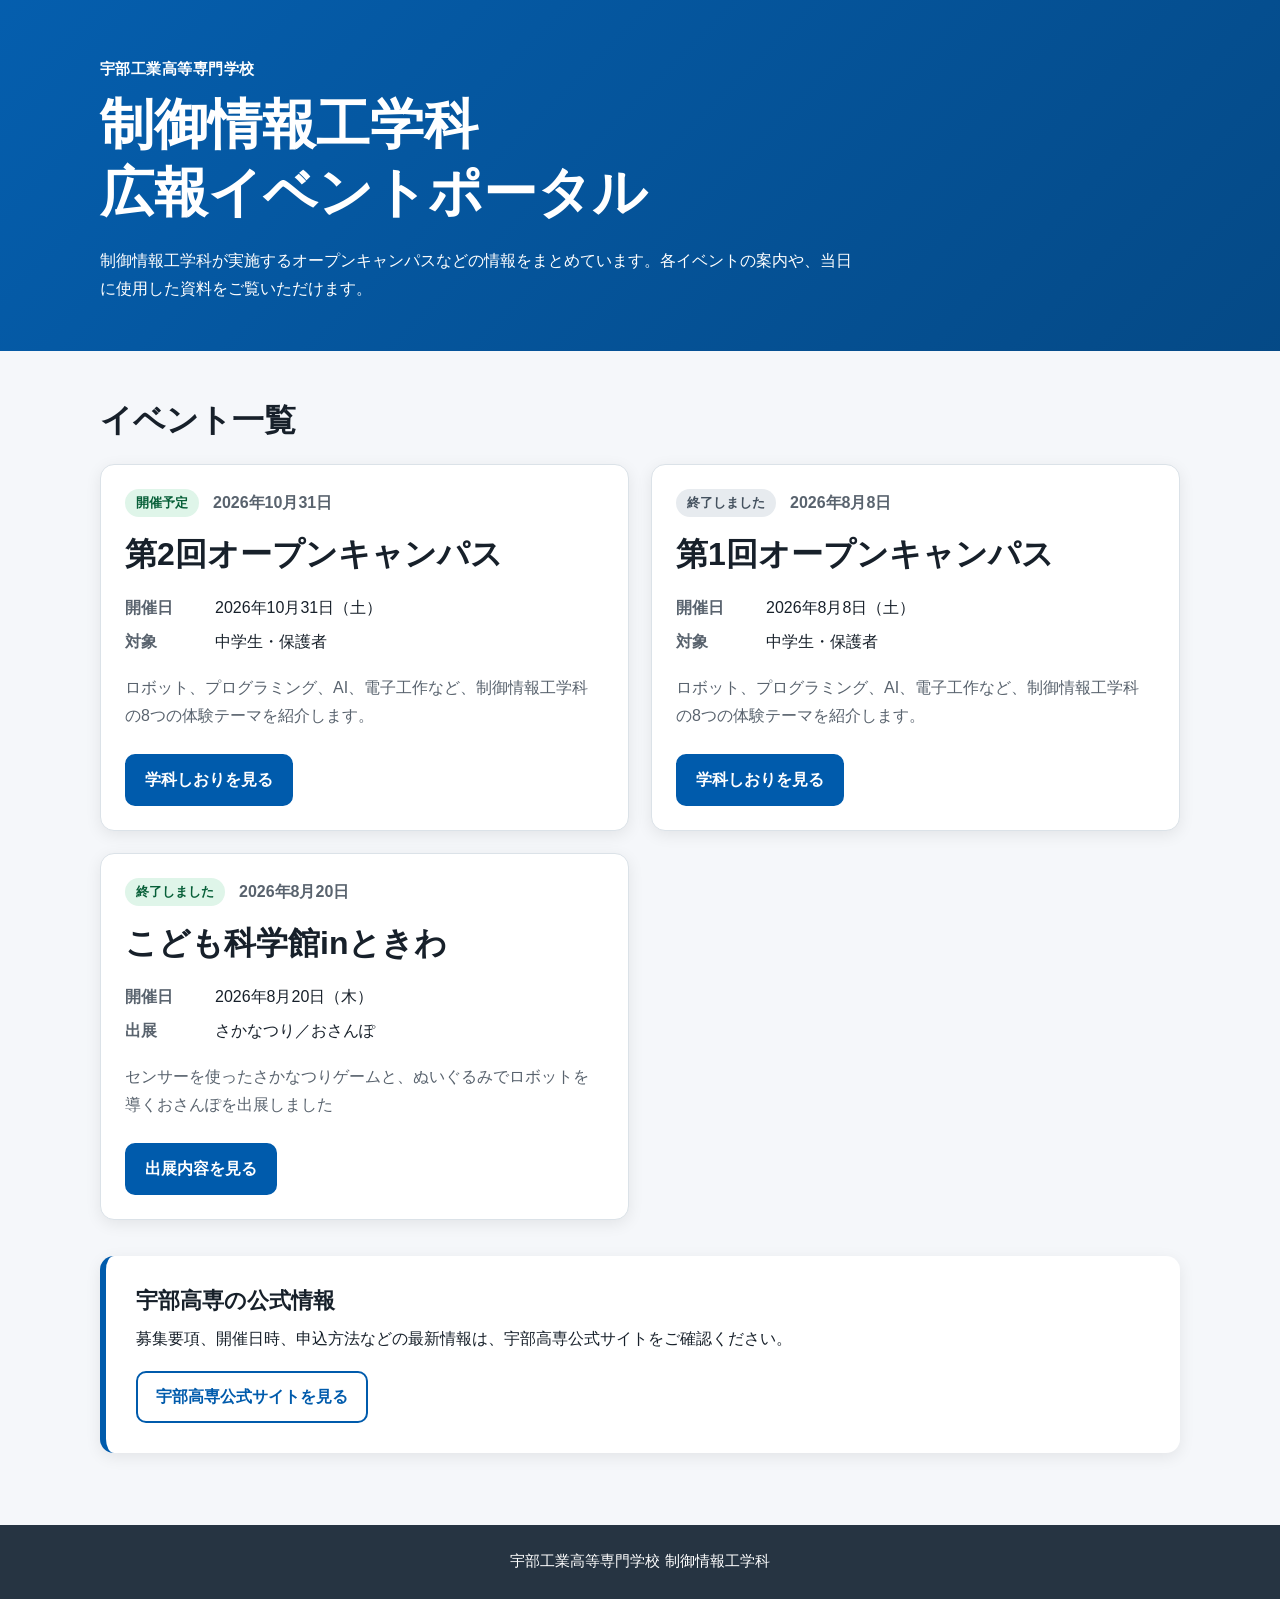
<file: index.html>
<!doctype html>
<html lang="ja">
<head>
  <meta charset="utf-8">
  <meta name="viewport" content="width=device-width, initial-scale=1">
  <meta name="description" content="宇部工業高等専門学校 制御情報工学科の広報イベント情報をまとめたポータルサイト">
  <title>制御情報工学科 広報イベントポータル｜宇部高専</title>
  <link rel="stylesheet" href="2026/style.css">
</head>
<body>
  <header class="site-header portal-header">
    <div class="container">
      <p class="event-name">宇部工業高等専門学校</p>
      <h1>制御情報工学科<br>広報イベントポータル</h1>
      <p class="lead">制御情報工学科が実施するオープンキャンパスなどの情報をまとめています。各イベントの案内や、当日に使用した資料をご覧いただけます。</p>
    </div>
  </header>
  <main class="container portal-main">
    <section aria-labelledby="events-heading">
      <h2 id="events-heading">イベント一覧</h2>
      <div class="event-grid">
        <article class="event-card">
          <div class="event-card-header"><span class="status-badge status-planned">開催予定</span><p class="event-year"><time datetime="2026-10-31">2026年10月31日</time></p></div>
          <h3>第2回オープンキャンパス</h3>
          <dl class="event-meta"><div><dt>開催日</dt><dd><time datetime="2026-10-31">2026年10月31日（土）</time></dd></div><div><dt>対象</dt><dd>中学生・保護者</dd></div></dl>
          <p>ロボット、プログラミング、AI、電子工作など、制御情報工学科の8つの体験テーマを紹介します。</p>
          <a class="button" href="events/2026/open-campus-02/">学科しおりを見る</a>
        </article>
        <article class="event-card">
          <div class="event-card-header">
            <span class="status-badge status-ended">終了しました</span>
            <p class="event-year"><time datetime="2026-08-08">2026年8月8日</time></p>
          </div>
          <h3>第1回オープンキャンパス</h3>
          <dl class="event-meta">
            <div><dt>開催日</dt><dd><time datetime="2026-08-08">2026年8月8日（土）</time></dd></div>
            <div><dt>対象</dt><dd>中学生・保護者</dd></div>
          </dl>
          <p>ロボット、プログラミング、AI、電子工作など、制御情報工学科の8つの体験テーマを紹介します。</p>
          <a class="button" href="2026/">学科しおりを見る</a>
        </article>
        <article class="event-card">
          <div class="event-card-header"><span class="status-badge status-planned">終了しました</span><p class="event-year"><time datetime="2026-08-20">2026年8月20日</time></p></div>
          <h3>こども科学館inときわ</h3>
          <dl class="event-meta"><div><dt>開催日</dt><dd><time datetime="2026-08-20">2026年8月20日（木）</time></dd></div><div><dt>出展</dt><dd>さかなつり／おさんぽ</dd></div></dl>
          <p>センサーを使ったさかなつりゲームと、ぬいぐるみでロボットを導くおさんぽを出展しました</p>
          <a class="button" href="events/2026/kodomo-kagakukan-in-tokiwa/">出展内容を見る</a>
        </article>
      </div>
    </section>
    <section class="notice" aria-labelledby="official-heading">
      <h2 id="official-heading">宇部高専の公式情報</h2>
      <p>募集要項、開催日時、申込方法などの最新情報は、宇部高専公式サイトをご確認ください。</p>
      <a class="button button-secondary" href="https://www.ube-k.ac.jp/" target="_blank" rel="noopener">宇部高専公式サイトを見る</a>
    </section>
  </main>
  <footer class="site-footer"><div class="container"><p>宇部工業高等専門学校 制御情報工学科</p></div></footer>
</body>
</html>
</file>
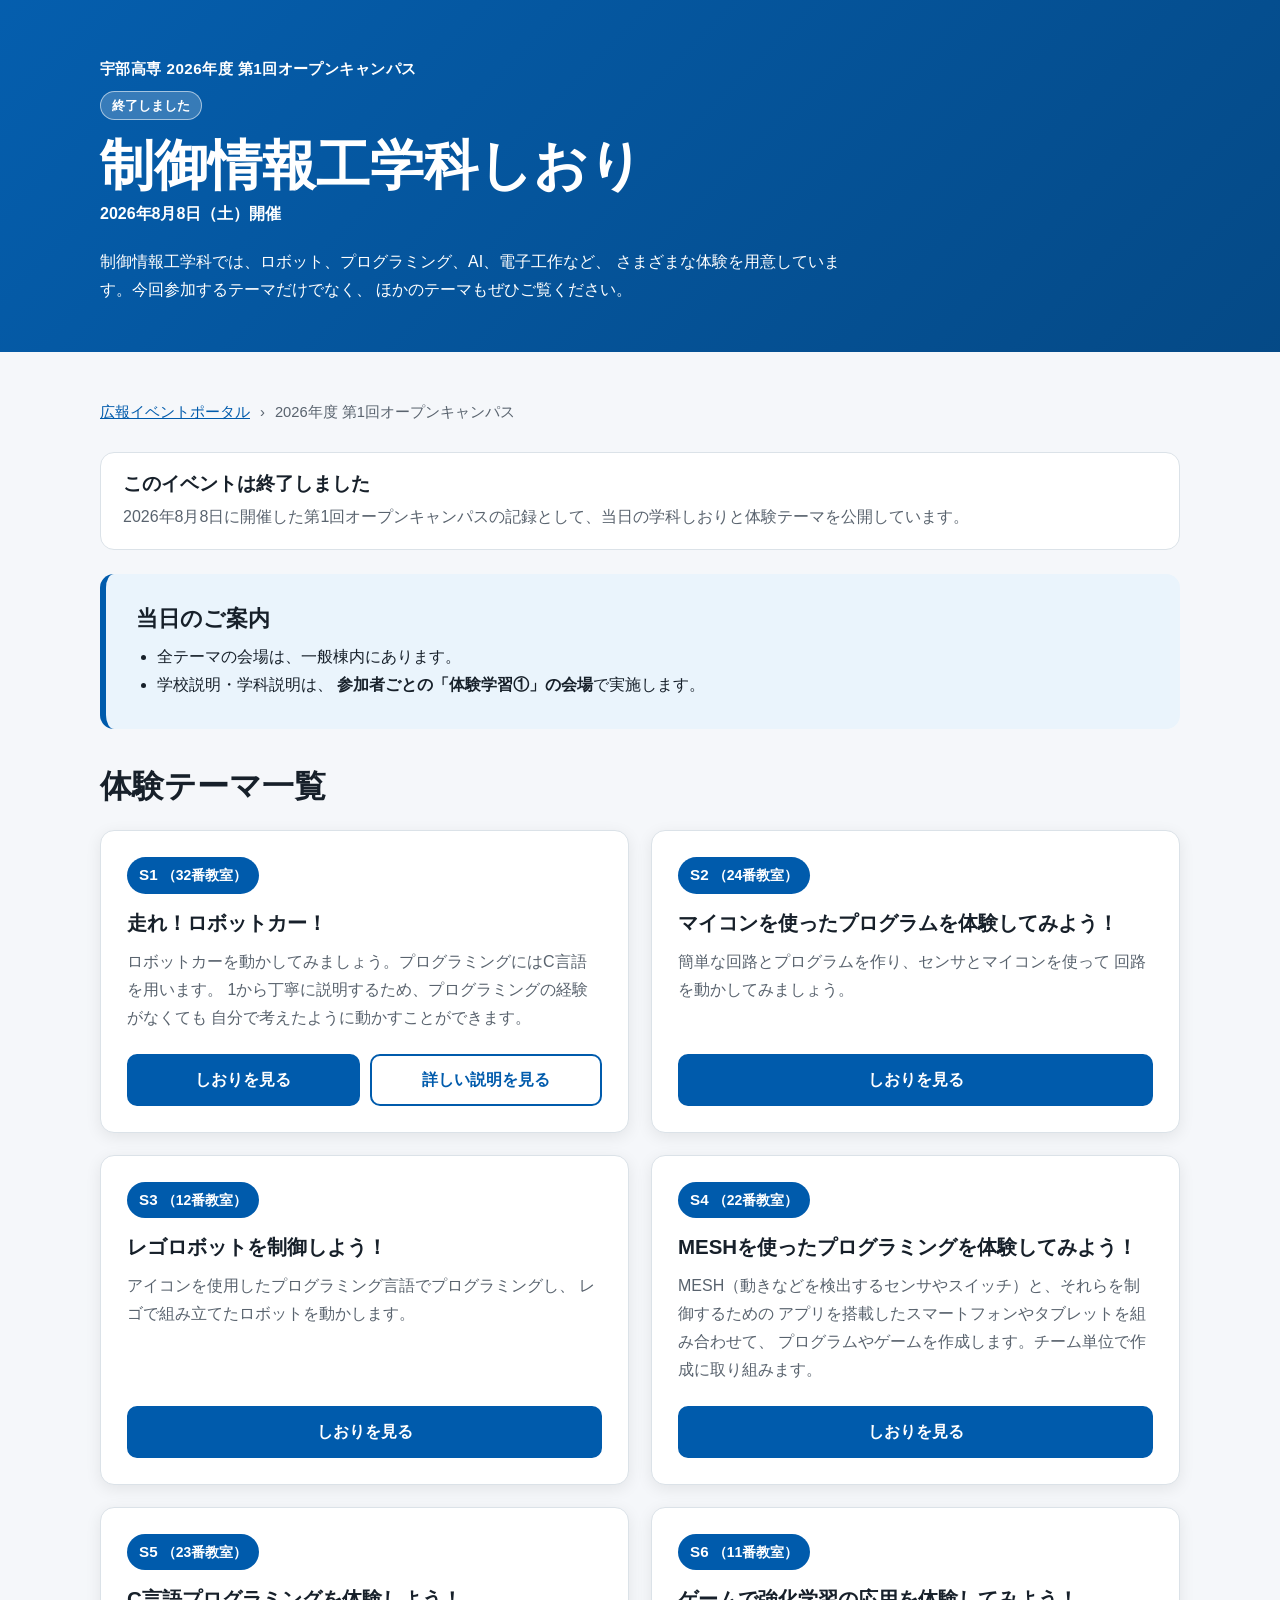
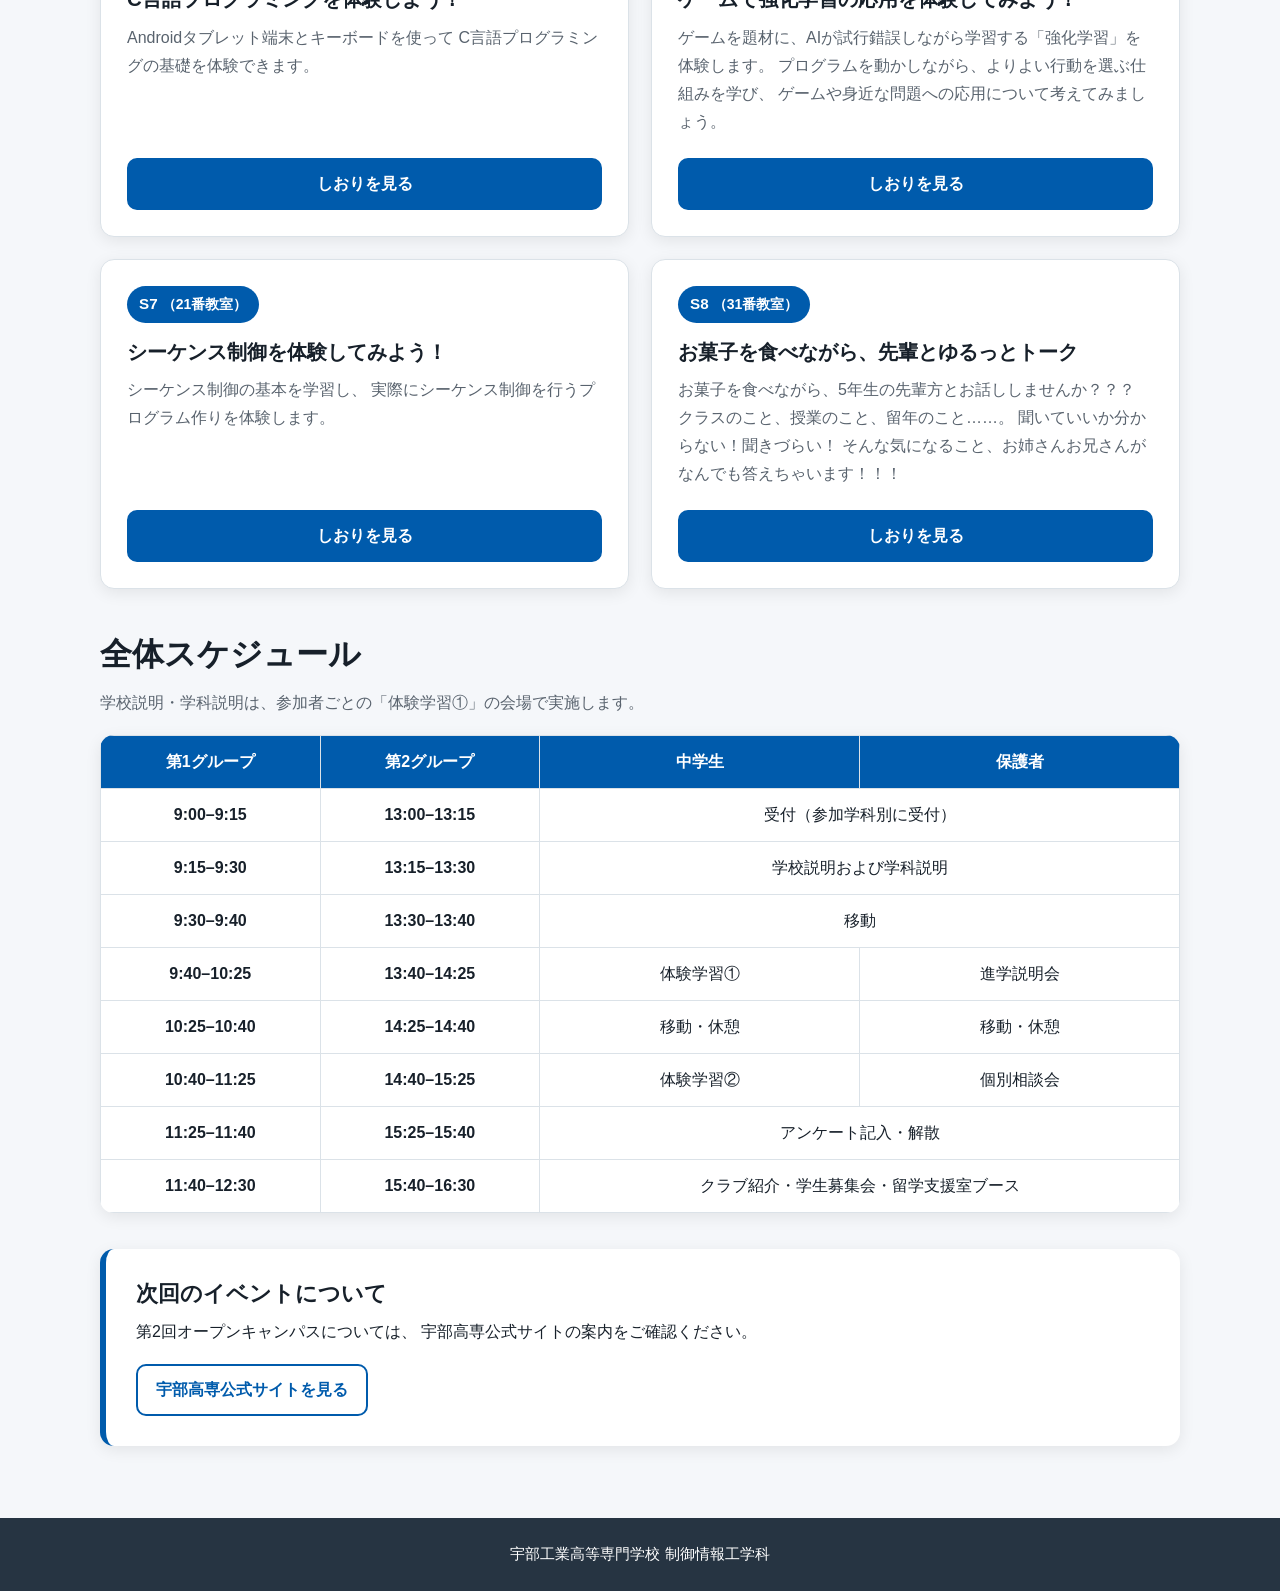
<file: 2026/index.html>
<!doctype html>
<html lang="ja">

<head>
  <meta charset="utf-8">
  <meta name="viewport" content="width=device-width, initial-scale=1">
  <meta name="description" content="宇部高専 2026年度第1回オープンキャンパス 制御情報工学科の体験テーマしおり">
  <title>制御情報工学科しおり｜宇部高専 2026年度第1回オープンキャンパス</title>
  <link rel="stylesheet" href="style.css">
</head>

<body>
  <header class="site-header">
    <div class="container">
      <p class="event-name">宇部高専 2026年度 第1回オープンキャンパス</p>
      <span class="status-badge status-ended status-on-dark">終了しました</span>
      <h1>制御情報工学科しおり</h1>
      <p class="event-date"><time datetime="2026-08-08">2026年8月8日（土）開催</time></p>
      <p class="lead">
        制御情報工学科では、ロボット、プログラミング、AI、電子工作など、
        さまざまな体験を用意しています。今回参加するテーマだけでなく、
        ほかのテーマもぜひご覧ください。
      </p>
    </div>
  </header>

  <main class="container">
    <nav class="breadcrumb" aria-label="パンくずリスト">
      <a href="../">広報イベントポータル</a><span aria-hidden="true">›</span>
      <span aria-current="page">2026年度 第1回オープンキャンパス</span>
    </nav>
    <section class="archive-info" aria-labelledby="archive-heading">
      <h2 id="archive-heading">このイベントは終了しました</h2>
      <p>2026年8月8日に開催した第1回オープンキャンパスの記録として、当日の学科しおりと体験テーマを公開しています。</p>
    </section>
    <section class="important-info" aria-labelledby="important-heading">
      <h2 id="important-heading">当日のご案内</h2>
      <ul>
        <li>全テーマの会場は、一般棟内にあります。</li>
        <li>
          学校説明・学科説明は、
          <strong>参加者ごとの「体験学習①」の会場</strong>で実施します。
        </li>
      </ul>
    </section>

    <section aria-labelledby="theme-heading">
      <h2 id="theme-heading">体験テーマ一覧</h2>

      <div class="theme-grid">
        <article class="theme-card">
          <div class="theme-number">S1 <span class="room">（32番教室）</span></div>
          <h3>走れ！ロボットカー！</h3>
          <p>
            ロボットカーを動かしてみましょう。プログラミングにはC言語を用います。
            1から丁寧に説明するため、プログラミングの経験がなくても
            自分で考えたように動かすことができます。
          </p>
          <div class="button-group">
            <a class="button" href="images/S1.png">しおりを見る</a>
            <a class="button button-outline" href="details/s1.html">詳しい説明を見る</a>
          </div>
        </article>

        <article class="theme-card">
          <div class="theme-number">S2 <span class="room">（24番教室）</span></div>
          <h3>マイコンを使ったプログラムを体験してみよう！</h3>
          <p>
            簡単な回路とプログラムを作り、センサとマイコンを使って
            回路を動かしてみましょう。
          </p>
          <div class="button-group">
            <a class="button" href="images/S2.png">しおりを見る</a>
          </div>
        </article>

        <article class="theme-card">
          <div class="theme-number">S3 <span class="room">（12番教室）</span></div>
          <h3>レゴロボットを制御しよう！</h3>
          <p>
            アイコンを使用したプログラミング言語でプログラミングし、
            レゴで組み立てたロボットを動かします。
          </p>
          <div class="button-group">
            <a class="button" href="images/S3.png">しおりを見る</a>
          </div>
        </article>

        <article class="theme-card">
          <div class="theme-number">S4 <span class="room">（22番教室）</span></div>
          <h3>MESHを使ったプログラミングを体験してみよう！</h3>
          <p>
            MESH（動きなどを検出するセンサやスイッチ）と、それらを制御するための
            アプリを搭載したスマートフォンやタブレットを組み合わせて、
            プログラムやゲームを作成します。チーム単位で作成に取り組みます。
          </p>
          <div class="button-group">
            <a class="button" href="images/S4.png">しおりを見る</a>
          </div>
        </article>

        <article class="theme-card">
          <div class="theme-number">S5 <span class="room">（23番教室）</span></div>
          <h3>C言語プログラミングを体験しよう！</h3>
          <p>
            Androidタブレット端末とキーボードを使って
            C言語プログラミングの基礎を体験できます。
          </p>
          <div class="button-group">
            <a class="button" href="images/S5.png">しおりを見る</a>
          </div>
        </article>

        <article class="theme-card">
          <div class="theme-number">S6 <span class="room">（11番教室）</span></div>
          <h3>ゲームで強化学習の応用を体験してみよう！</h3>
          <p>
            ゲームを題材に、AIが試行錯誤しながら学習する「強化学習」を体験します。
            プログラムを動かしながら、よりよい行動を選ぶ仕組みを学び、
            ゲームや身近な問題への応用について考えてみましょう。
          </p>
          <div class="button-group">
            <a class="button" href="images/S6.png">しおりを見る</a>
          </div>
        </article>

        <article class="theme-card">
          <div class="theme-number">S7 <span class="room">（21番教室）</span></div>
          <h3>シーケンス制御を体験してみよう！</h3>
          <p>
            シーケンス制御の基本を学習し、
            実際にシーケンス制御を行うプログラム作りを体験します。
          </p>
          <div class="button-group">
            <a class="button" href="images/S7.png">しおりを見る</a>
          </div>
        </article>

        <article class="theme-card">
          <div class="theme-number">S8 <span class="room">（31番教室）</span></div>
          <h3>お菓子を食べながら、先輩とゆるっとトーク</h3>
          <p>
            お菓子を食べながら、5年生の先輩方とお話ししませんか？？？
            クラスのこと、授業のこと、留年のこと……。
            聞いていいか分からない！聞きづらい！
            そんな気になること、お姉さんお兄さんがなんでも答えちゃいます！！！
          </p>
          <div class="button-group">
            <a class="button" href="images/S8.png">しおりを見る</a>
          </div>
        </article>
      </div>
    </section>

    <section class="schedule-section" aria-labelledby="schedule-heading">
      <h2 id="schedule-heading">全体スケジュール</h2>
      <p class="schedule-note">
        学校説明・学科説明は、参加者ごとの「体験学習①」の会場で実施します。
      </p>

      <div class="table-scroll" tabindex="0" aria-label="全体スケジュール表。横にスクロールできます">
        <table class="schedule-table">
          <thead>
            <tr>
              <th scope="col">第1グループ</th>
              <th scope="col">第2グループ</th>
              <th scope="col">中学生</th>
              <th scope="col">保護者</th>
            </tr>
          </thead>
          <tbody>
            <tr>
              <td>9:00–9:15</td>
              <td>13:00–13:15</td>
              <td colspan="2">受付（参加学科別に受付）</td>
            </tr>
            <tr>
              <td>9:15–9:30</td>
              <td>13:15–13:30</td>
              <td colspan="2">学校説明および学科説明</td>
            </tr>
            <tr>
              <td>9:30–9:40</td>
              <td>13:30–13:40</td>
              <td colspan="2">移動</td>
            </tr>
            <tr>
              <td>9:40–10:25</td>
              <td>13:40–14:25</td>
              <td>体験学習①</td>
              <td>進学説明会</td>
            </tr>
            <tr>
              <td>10:25–10:40</td>
              <td>14:25–14:40</td>
              <td>移動・休憩</td>
              <td>移動・休憩</td>
            </tr>
            <tr>
              <td>10:40–11:25</td>
              <td>14:40–15:25</td>
              <td>体験学習②</td>
              <td>個別相談会</td>
            </tr>
            <tr>
              <td>11:25–11:40</td>
              <td>15:25–15:40</td>
              <td colspan="2">アンケート記入・解散</td>
            </tr>
            <tr>
              <td>11:40–12:30</td>
              <td>15:40–16:30</td>
              <td colspan="2">クラブ紹介・学生募集会・留学支援室ブース</td>
            </tr>
          </tbody>
        </table>
      </div>
    </section>

    <section class="notice" aria-labelledby="notice-heading">
      <h2 id="notice-heading">次回のイベントについて</h2>
      <p>
        第2回オープンキャンパスについては、
        宇部高専公式サイトの案内をご確認ください。
      </p>
      <a class="button button-secondary" href="https://www.ube-k.ac.jp/" target="_blank" rel="noopener">
        宇部高専公式サイトを見る
      </a>
    </section>
  </main>

  <footer class="site-footer">
    <div class="container">
      <p>宇部工業高等専門学校 制御情報工学科</p>
    </div>
  </footer>
</body>

</html>
</file>
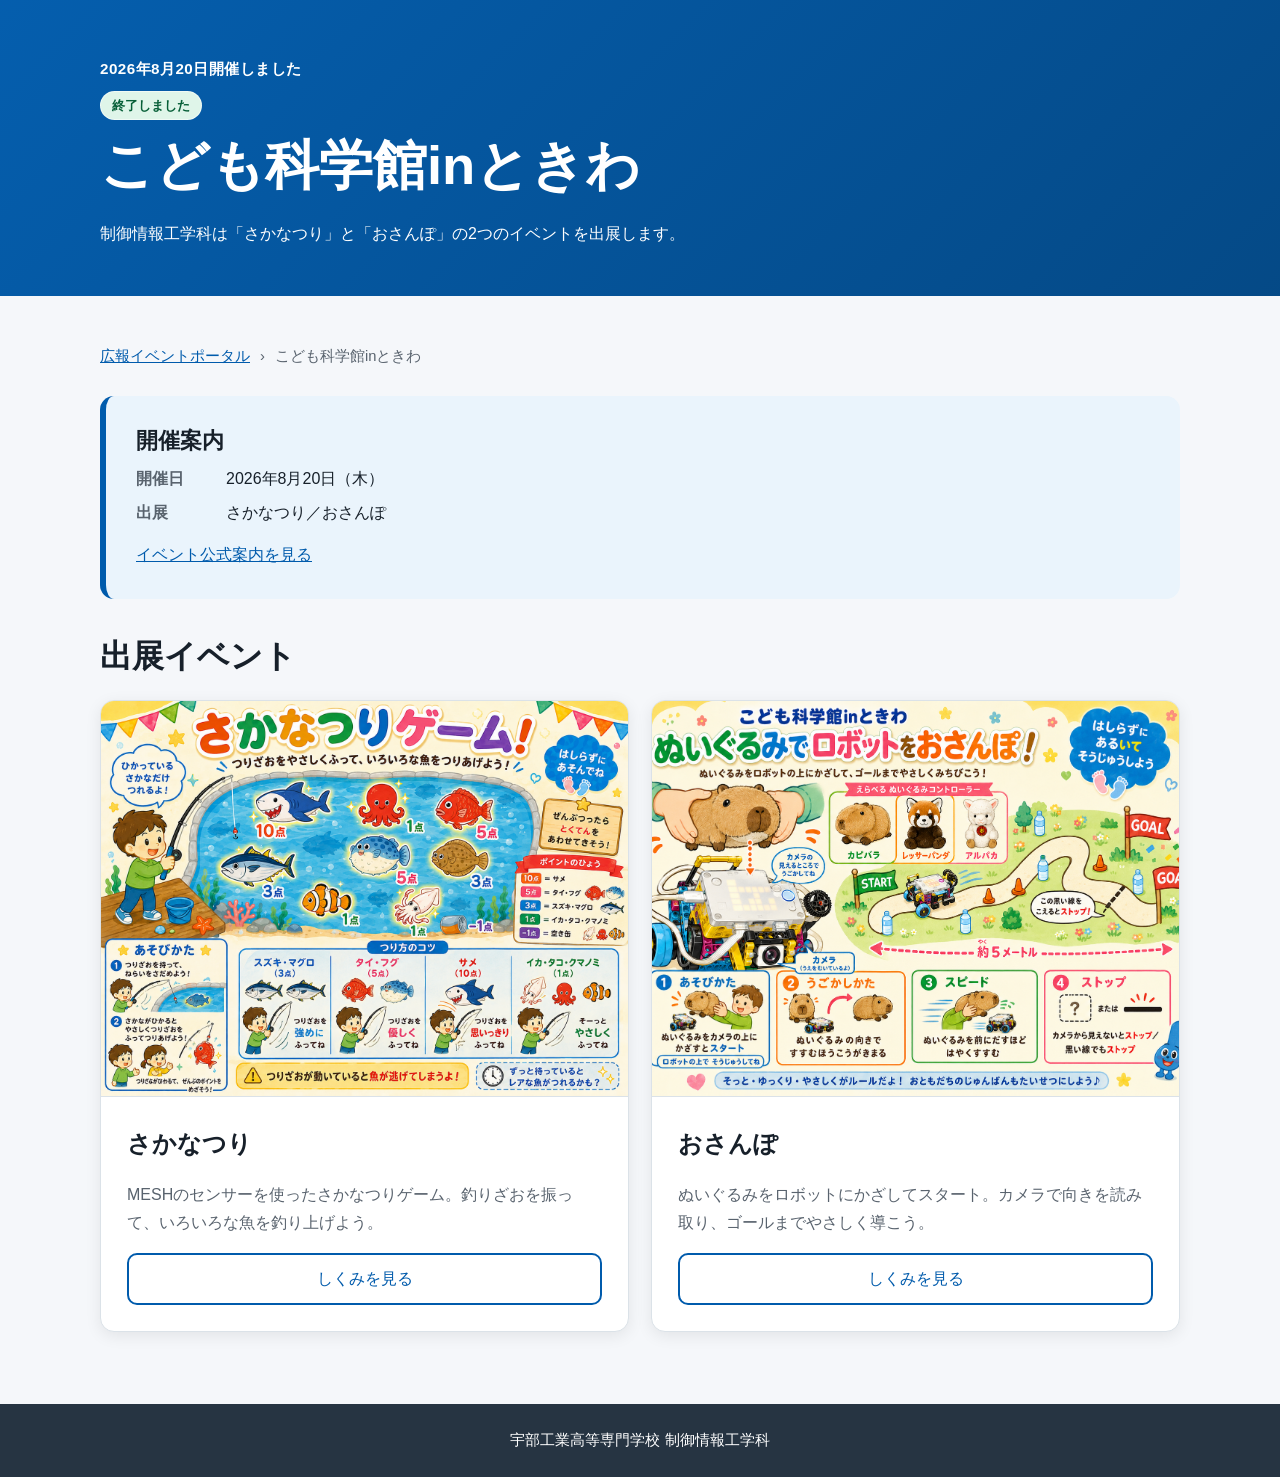
<file: events/2026/kodomo-kagakukan-in-tokiwa/index.html>
<!doctype html>
<html lang="ja">
<head>
  <meta charset="utf-8">
  <meta name="viewport" content="width=device-width, initial-scale=1">
  <meta name="description" content="2026年8月20日 こども科学館inときわ 制御情報工学科の出展案内">
  <title>こども科学館inときわ｜制御情報工学科</title>
  <link rel="stylesheet" href="../../../2026/style.css">
</head>
<body>
  <header class="site-header">
    <div class="container">
      <p class="event-name">2026年8月20日開催しました</p>
      <span class="status-badge status-planned status-on-dark">終了しました</span>
      <h1>こども科学館inときわ</h1>
      <p class="lead">制御情報工学科は「さかなつり」と「おさんぽ」の2つのイベントを出展します。</p>
    </div>
  </header>
  <main class="container">
    <nav class="breadcrumb" aria-label="パンくずリスト">
      <a href="../../../">広報イベントポータル</a><span aria-hidden="true">›</span>
      <span aria-current="page">こども科学館inときわ</span>
    </nav>
    <section class="important-info" aria-labelledby="event-heading">
      <h2 id="event-heading">開催案内</h2>
      <dl class="event-meta">
        <div><dt>開催日</dt><dd><time datetime="2026-08-20">2026年8月20日（木）</time></dd></div>
        <div><dt>出展</dt><dd>さかなつり／おさんぽ</dd></div>
      </dl>
      <p class="event-link"><a href="https://www.tokiwapark.jp/event/in_10.html" target="_blank" rel="noopener">イベント公式案内を見る</a></p>
    </section>
    <section aria-labelledby="booths-heading">
      <h2 id="booths-heading">出展イベント</h2>
      <div class="booth-grid">
        <article class="booth-card">
          <img id="fishing-material" src="images/fishing-kids.png" alt="さかなつりゲームの遊び方と得点を紹介する子ども向け資料">
          <div class="booth-card-body">
            <h3>さかなつり</h3>
            <p>MESHのセンサーを使ったさかなつりゲーム。釣りざおを振って、いろいろな魚を釣り上げよう。</p>
            <div class="button-group">
              <button class="button button-outline booth-image-toggle" type="button"
                aria-controls="fishing-material" aria-pressed="false"
                data-kids-src="images/fishing-kids.png"
                data-kids-alt="さかなつりゲームの遊び方と得点を紹介する子ども向け資料"
                data-guide-src="images/fishing-guide.png"
                data-guide-alt="さかなつりゲームの技術的なしくみを紹介する大人向け資料">しくみを見る</button>
            </div>
          </div>
        </article>
        <article class="booth-card">
          <img id="walking-material" src="images/walking-kids.png" alt="ぬいぐるみでロボットをおさんぽする遊び方を紹介する子ども向け資料">
          <div class="booth-card-body">
            <h3>おさんぽ</h3>
            <p>ぬいぐるみをロボットにかざしてスタート。カメラで向きを読み取り、ゴールまでやさしく導こう。</p>
            <div class="button-group">
              <button class="button button-outline booth-image-toggle" type="button"
                aria-controls="walking-material" aria-pressed="false"
                data-kids-src="images/walking-kids.png"
                data-kids-alt="ぬいぐるみでロボットをおさんぽする遊び方を紹介する子ども向け資料"
                data-guide-src="images/walking-guide.png"
                data-guide-alt="ぬいぐるみロボットの技術的なしくみを紹介する大人向け資料">しくみを見る</button>
            </div>
          </div>
        </article>
      </div>
    </section>
  </main>
  <footer class="site-footer"><div class="container"><p>宇部工業高等専門学校 制御情報工学科</p></div></footer>
  <script src="material-toggle.js"></script>
</body>
</html>
</file>
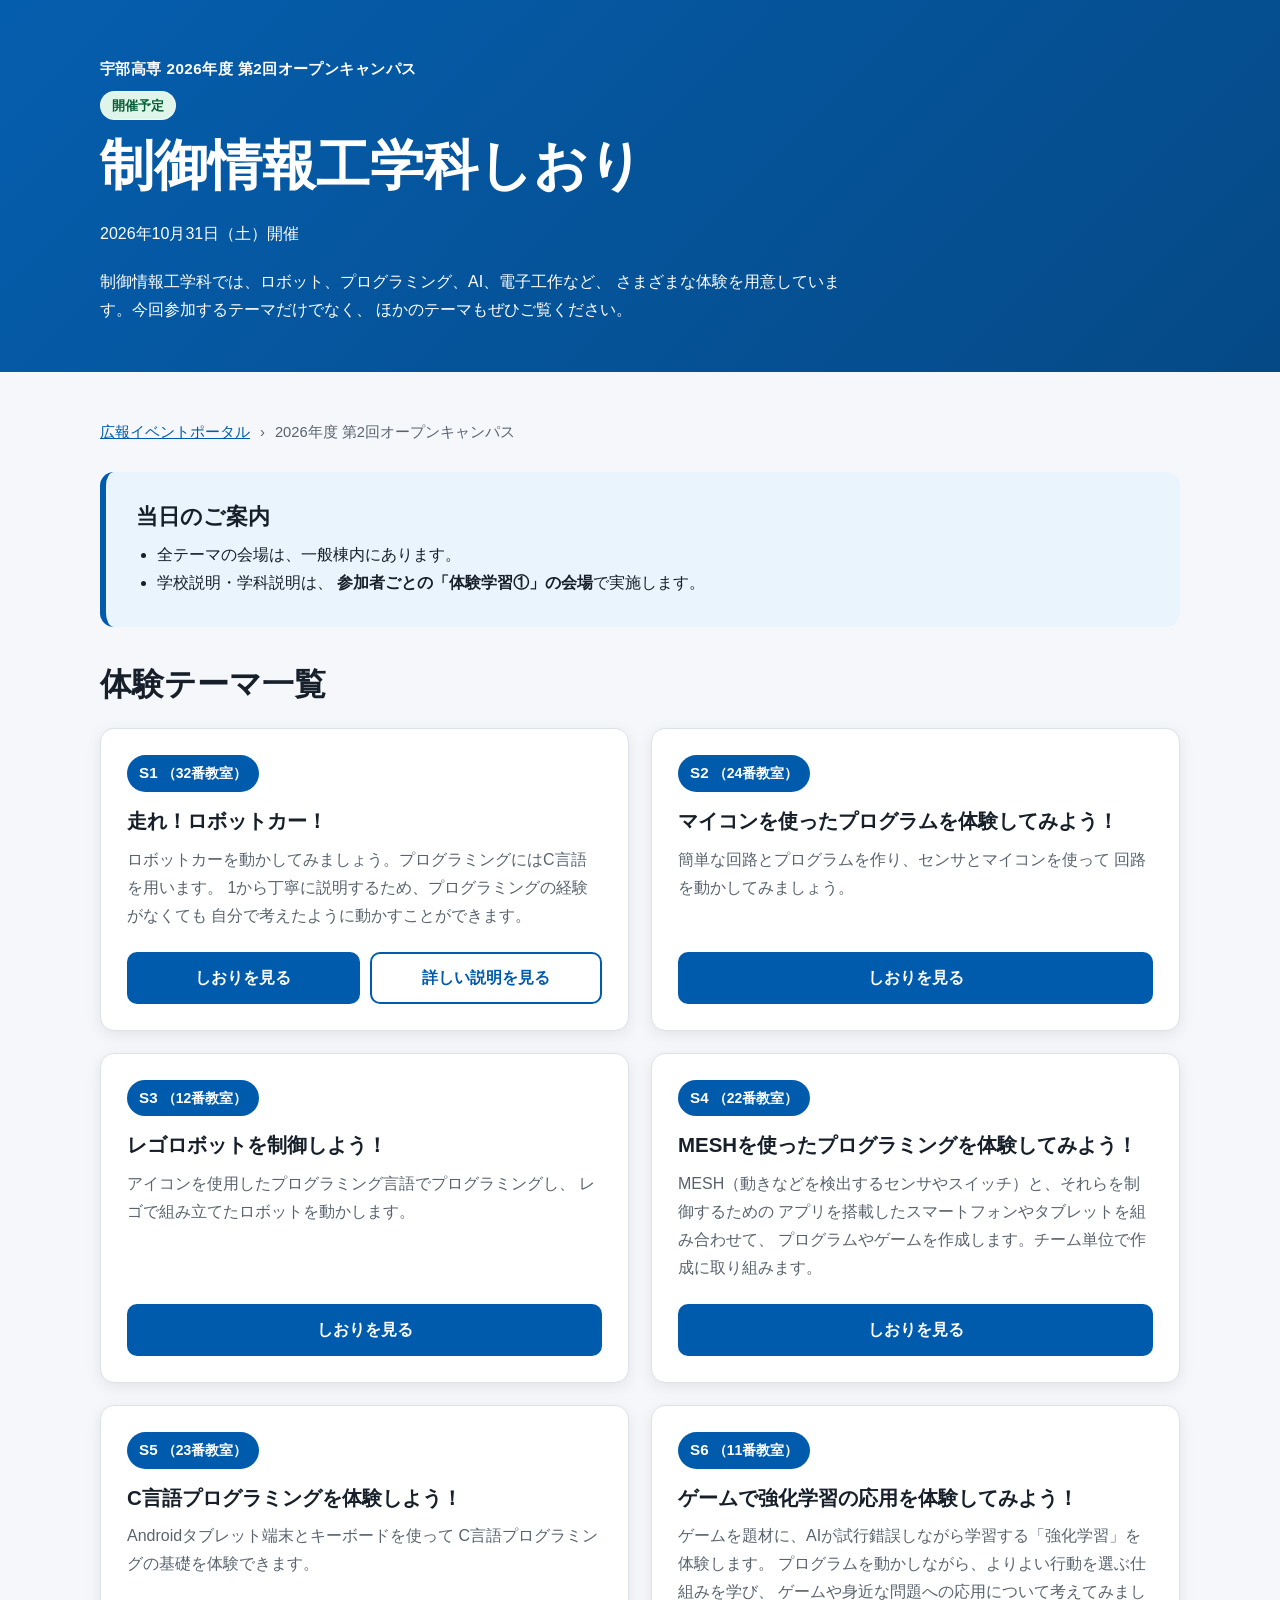
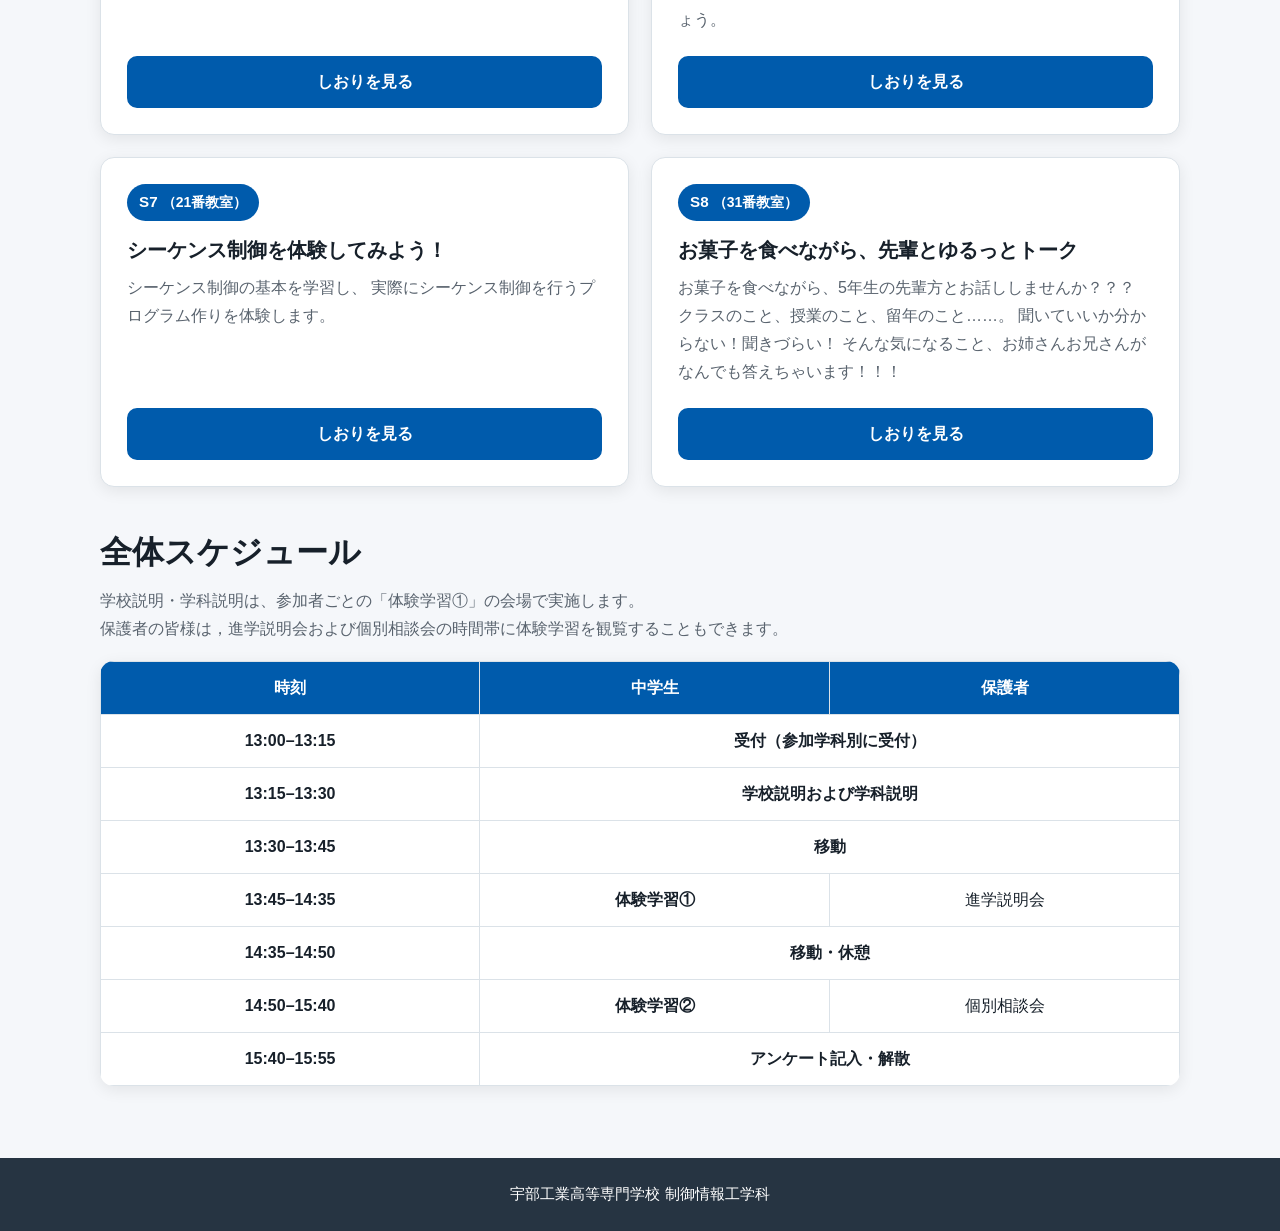
<file: events/2026/open-campus-02/index.html>
<!doctype html>
<html lang="ja">
<head>
  <meta charset="utf-8">
  <meta name="viewport" content="width=device-width, initial-scale=1">
  <meta name="description" content="宇部高専 2026年度第2回オープンキャンパス 制御情報工学科の体験テーマしおり">
  <title>制御情報工学科しおり｜宇部高専 2026年度第2回オープンキャンパス</title>
  <link rel="stylesheet" href="../../../2026/style.css">
</head>
<body>
  <header class="site-header">
    <div class="container">
      <p class="event-name">宇部高専 2026年度 第2回オープンキャンパス</p>
      <span class="status-badge status-planned status-on-dark">開催予定</span>
      <h1>制御情報工学科しおり</h1>
      <p class="lead"><time datetime="2026-10-31">2026年10月31日（土）</time>開催</p>
      <p class="lead">
        制御情報工学科では、ロボット、プログラミング、AI、電子工作など、
        さまざまな体験を用意しています。今回参加するテーマだけでなく、
        ほかのテーマもぜひご覧ください。
      </p>
    </div>
  </header>
  
  <main class="container">
    <nav class="breadcrumb" aria-label="パンくずリスト">
      <a href="../../../">広報イベントポータル</a><span aria-hidden="true">›</span>
      <span aria-current="page">2026年度 第2回オープンキャンパス</span>
    </nav>

    <section class="important-info" aria-labelledby="important-heading">
      <h2 id="important-heading">当日のご案内</h2>
      <ul>
        <li>全テーマの会場は、一般棟内にあります。</li>
        <li>
          学校説明・学科説明は、
          <strong>参加者ごとの「体験学習①」の会場</strong>で実施します。
        </li>
      </ul>
    </section>
    
    <section aria-labelledby="theme-heading">
      <h2 id="theme-heading">体験テーマ一覧</h2>

      <div class="theme-grid">
        <article class="theme-card">
          <div class="theme-number">S1 <span class="room">（32番教室）</span></div>
          <h3>走れ！ロボットカー！</h3>
          <p>
            ロボットカーを動かしてみましょう。プログラミングにはC言語を用います。
            1から丁寧に説明するため、プログラミングの経験がなくても
            自分で考えたように動かすことができます。
          </p>
          <div class="button-group">
            <a class="button" href="images/S1.png">しおりを見る</a>
            <a class="button button-outline" href="details/s1.html">詳しい説明を見る</a>
          </div>
        </article>

        <article class="theme-card">
          <div class="theme-number">S2 <span class="room">（24番教室）</span></div>
          <h3>マイコンを使ったプログラムを体験してみよう！</h3>
          <p>
            簡単な回路とプログラムを作り、センサとマイコンを使って
            回路を動かしてみましょう。
          </p>
          <div class="button-group">
            <a class="button" href="images/S2.png">しおりを見る</a>
          </div>
        </article>

        <article class="theme-card">
          <div class="theme-number">S3 <span class="room">（12番教室）</span></div>
          <h3>レゴロボットを制御しよう！</h3>
          <p>
            アイコンを使用したプログラミング言語でプログラミングし、
            レゴで組み立てたロボットを動かします。
          </p>
          <div class="button-group">
            <a class="button" href="images/S3.png">しおりを見る</a>
          </div>
        </article>

        <article class="theme-card">
          <div class="theme-number">S4 <span class="room">（22番教室）</span></div>
          <h3>MESHを使ったプログラミングを体験してみよう！</h3>
          <p>
            MESH（動きなどを検出するセンサやスイッチ）と、それらを制御するための
            アプリを搭載したスマートフォンやタブレットを組み合わせて、
            プログラムやゲームを作成します。チーム単位で作成に取り組みます。
          </p>
          <div class="button-group">
            <a class="button" href="images/S4.png">しおりを見る</a>
          </div>
        </article>

        <article class="theme-card">
          <div class="theme-number">S5 <span class="room">（23番教室）</span></div>
          <h3>C言語プログラミングを体験しよう！</h3>
          <p>
            Androidタブレット端末とキーボードを使って
            C言語プログラミングの基礎を体験できます。
          </p>
          <div class="button-group">
            <a class="button" href="images/S5.png">しおりを見る</a>
          </div>
        </article>

        <article class="theme-card">
          <div class="theme-number">S6 <span class="room">（11番教室）</span></div>
          <h3>ゲームで強化学習の応用を体験してみよう！</h3>
          <p>
            ゲームを題材に、AIが試行錯誤しながら学習する「強化学習」を体験します。
            プログラムを動かしながら、よりよい行動を選ぶ仕組みを学び、
            ゲームや身近な問題への応用について考えてみましょう。
          </p>
          <div class="button-group">
            <a class="button" href="images/S6.png">しおりを見る</a>
          </div>
        </article>

        <article class="theme-card">
          <div class="theme-number">S7 <span class="room">（21番教室）</span></div>
          <h3>シーケンス制御を体験してみよう！</h3>
          <p>
            シーケンス制御の基本を学習し、
            実際にシーケンス制御を行うプログラム作りを体験します。
          </p>
          <div class="button-group">
            <a class="button" href="images/S7.png">しおりを見る</a>
          </div>
        </article>

        <article class="theme-card">
          <div class="theme-number">S8 <span class="room">（31番教室）</span></div>
          <h3>お菓子を食べながら、先輩とゆるっとトーク</h3>
          <p>
            お菓子を食べながら、5年生の先輩方とお話ししませんか？？？
            クラスのこと、授業のこと、留年のこと……。
            聞いていいか分からない！聞きづらい！
            そんな気になること、お姉さんお兄さんがなんでも答えちゃいます！！！
          </p>
          <div class="button-group">
            <a class="button" href="images/S8.png">しおりを見る</a>
          </div>
        </article>
      </div>
    </section>

    <section class="schedule-section" aria-labelledby="schedule-heading">
      <h2 id="schedule-heading">全体スケジュール</h2>
      <p class="schedule-note">
        学校説明・学科説明は、参加者ごとの「体験学習①」の会場で実施します。
        <br>
        保護者の皆様は，進学説明会および個別相談会の時間帯に体験学習を観覧することもできます。
      </p>
      
      <div class="table-scroll" tabindex="0" aria-label="全体スケジュール表。横にスクロールできます">
        <table class="schedule-table">
          <thead>
            <tr>
              <th scope="col">時刻</th>
              <th scope="col">中学生</th>
              <th scope="col">保護者</th>
            </tr>
          </thead>
          <tbody>
            <tr>
              <td>13:00–13:15</td>
              <td colspan="2">受付（参加学科別に受付）</td>
            </tr>
            <tr>
              <td>13:15–13:30</td>
              <td colspan="2">学校説明および学科説明</td>
            </tr>
            <tr>
              <td>13:30–13:45</td>
              <td colspan="2">移動</td>
            </tr>
            <tr>
              <td>13:45–14:35</td>
              <td>体験学習①</td>
              <td>進学説明会</td>
            </tr>
            <tr>
              <td>14:35–14:50</td>
              <td colspan="2">移動・休憩</td>
            </tr>
            <tr>
              <td>14:50–15:40</td>
              <td>体験学習②</td>
              <td>個別相談会</td>
            </tr>
            <tr>
              <td>15:40–15:55</td>
              <td colspan="2">アンケート記入・解散</td>
            </tr>
          </tbody>
        </table>
      </div>
    </section>
  </main>
  <footer class="site-footer"><div class="container"><p>宇部工業高等専門学校 制御情報工学科</p></div></footer>
</body>
</html>
</file>
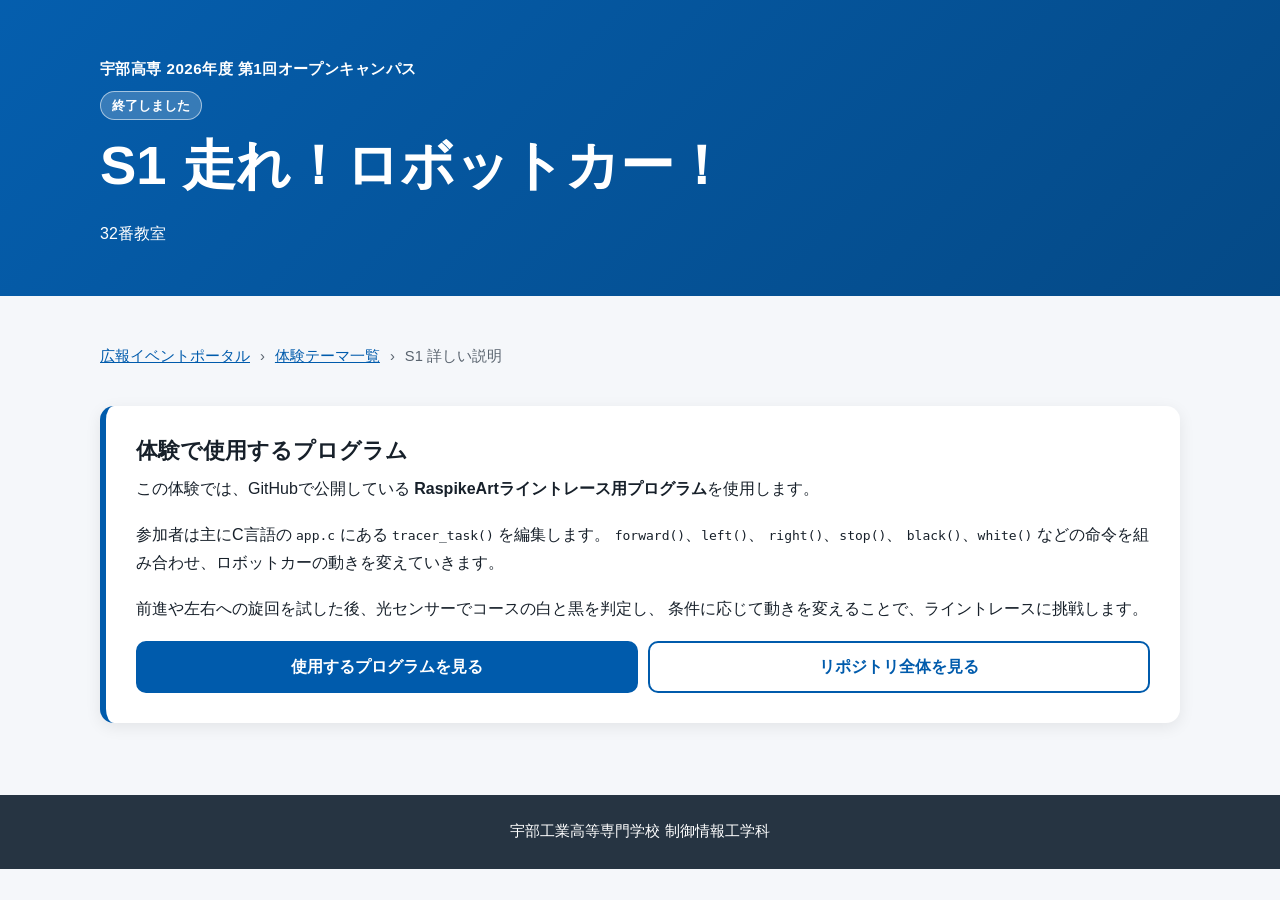
<file: 2026/details/s1.html>
<!doctype html>
<html lang="ja">
<head>
  <meta charset="utf-8">
  <meta name="viewport" content="width=device-width, initial-scale=1">
  <meta name="description" content="S1 走れ！ロボットカー！で使用するプログラムの紹介">
  <title>S1 走れ！ロボットカー！｜詳しい説明</title>
  <link rel="stylesheet" href="../style.css">
</head>

<body>
  <header class="site-header">
    <div class="container">
      <p class="event-name">宇部高専 2026年度 第1回オープンキャンパス</p>
      <span class="status-badge status-ended status-on-dark">終了しました</span>
      <h1>S1 走れ！ロボットカー！</h1>
      <p class="lead">32番教室</p>
    </div>
  </header>

  <main class="container">
    <nav class="breadcrumb" aria-label="パンくずリスト">
      <a href="../../">広報イベントポータル</a><span aria-hidden="true">›</span>
      <a href="../">体験テーマ一覧</a><span aria-hidden="true">›</span>
      <span aria-current="page">S1 詳しい説明</span>
    </nav>

    <section class="notice" aria-labelledby="program-heading">
      <h2 id="program-heading">体験で使用するプログラム</h2>

      <p>
        この体験では、GitHubで公開している
        <strong>RaspikeArtライントレース用プログラム</strong>を使用します。
      </p>

      <p>
        参加者は主にC言語の
        <code>app.c</code> にある
        <code>tracer_task()</code> を編集します。
        <code>forward()</code>、<code>left()</code>、
        <code>right()</code>、<code>stop()</code>、
        <code>black()</code>、<code>white()</code>
        などの命令を組み合わせ、ロボットカーの動きを変えていきます。
      </p>

      <p>
        前進や左右への旋回を試した後、光センサーでコースの白と黒を判定し、
        条件に応じて動きを変えることで、ライントレースに挑戦します。
      </p>

      <div class="button-group">
        <a
          class="button"
          href="https://github.com/ise-nituc/raspike-spike-demo/tree/main/robot/ocan2026"
          target="_blank"
          rel="noopener"
        >
          使用するプログラムを見る
        </a>

        <a
          class="button button-outline"
          href="https://github.com/ise-nituc/raspike-spike-demo"
          target="_blank"
          rel="noopener"
        >
          リポジトリ全体を見る
        </a>
      </div>
    </section>
  </main>

  <footer class="site-footer">
    <div class="container">
      <p>宇部工業高等専門学校 制御情報工学科</p>
    </div>
  </footer>
</body>
</html>
</file>
<file: 2026/style.css>
/* ===== 基本設定 ===== */
:root {
  --page-bg: #f5f7fa;
  --card-bg: #ffffff;
  --text: #17202a;
  --muted: #59636e;
  --primary: #005bac;
  --primary-dark: #004684;
  --accent-bg: #eaf4fc;
  --border: #dbe2e8;
  --shadow: 0 4px 16px rgba(0, 0, 0, 0.08);
  --radius: 14px;
  --max-width: 1080px;
}

* {
  box-sizing: border-box;
}

html {
  scroll-behavior: smooth;
}

body {
  margin: 0;
  color: var(--text);
  background: var(--page-bg);
  font-family:
    -apple-system,
    BlinkMacSystemFont,
    "Segoe UI",
    "Hiragino Kaku Gothic ProN",
    "Yu Gothic",
    "Meiryo",
    sans-serif;
  line-height: 1.75;
  overflow-wrap: anywhere;
}

img {
  max-width: 100%;
  height: auto;
}

a {
  color: var(--primary);
}

.container {
  width: min(calc(100% - 32px), var(--max-width));
  margin-inline: auto;
}

/* ===== ヘッダー ===== */
.site-header {
  padding: 40px 0 34px;
  color: #ffffff;
  background: linear-gradient(135deg, rgba(0, 91, 172, 0.98), rgba(0, 70, 132, 0.98));
}

.event-name {
  margin: 0 0 8px;
  font-size: 0.95rem;
  font-weight: 700;
  letter-spacing: 0.03em;
}

.site-header h1 {
  margin: 0;
  font-size: clamp(2rem, 7vw, 3.4rem);
  line-height: 1.25;
}

.lead {
  max-width: 760px;
  margin: 20px 0 0;
  font-size: 1rem;
}

/* ===== メイン ===== */
main {
  padding-block: 36px 56px;
}

main h2 {
  margin: 0 0 22px;
  font-size: clamp(1.45rem, 5vw, 2rem);
  line-height: 1.35;
}

/* ===== 重要案内 ===== */
.important-info {
  margin-bottom: 36px;
  padding: 22px;
  background: var(--accent-bg);
  border-left: 6px solid var(--primary);
  border-radius: var(--radius);
}

.important-info h2 {
  margin-bottom: 10px;
  font-size: 1.35rem;
}

.important-info ul {
  margin: 0;
  padding-left: 1.3em;
}

/* ===== テーマカード ===== */
.theme-grid {
  display: grid;
  grid-template-columns: 1fr;
  gap: 18px;
}

.theme-card {
  display: flex;
  flex-direction: column;
  padding: 22px;
  background: var(--card-bg);
  border: 1px solid var(--border);
  border-radius: var(--radius);
  box-shadow: var(--shadow);
}

.theme-card h3 {
  margin: 14px 0 10px;
  font-size: 1.28rem;
  line-height: 1.45;
}

.theme-number {
  align-self: flex-start;
  padding: 5px 12px;
  color: #ffffff;
  background: var(--primary);
  border-radius: 999px;
  font-size: 0.95rem;
  font-weight: 800;
  text-align: center;
}

.theme-number .room {
  color: #ffffff;
  font-size: 0.92em;
  font-weight: 600;
  white-space: nowrap;
}

.theme-card p {
  margin: 0 0 22px;
  color: var(--muted);
}

.button-group {
  display: grid;
  gap: 10px;
  margin-top: auto;
}

/* ===== ボタン ===== */
.button {
  display: inline-flex;
  justify-content: center;
  align-items: center;
  min-height: 48px;
  padding: 10px 18px;
  color: #ffffff;
  background: var(--primary);
  border: 2px solid var(--primary);
  border-radius: 10px;
  font-weight: 700;
  text-decoration: none;
  transition: background-color 0.15s ease, transform 0.15s ease;
}

.button:hover,
.button:focus-visible {
  background: var(--primary-dark);
  border-color: var(--primary-dark);
}

.button:active {
  transform: translateY(1px);
}

.button:focus-visible {
  outline: 3px solid rgba(0, 91, 172, 0.3);
  outline-offset: 3px;
}

.button-outline {
  color: var(--primary);
  background: #ffffff;
}

.button-outline:hover,
.button-outline:focus-visible {
  color: #ffffff;
  background: var(--primary);
}

.button-secondary {
  width: fit-content;
  background: #ffffff;
  color: var(--primary);
}

/* ===== スケジュール ===== */
.schedule-section {
  margin-top: 44px;
}

.schedule-note {
  margin: -10px 0 18px;
  color: var(--muted);
}

.table-scroll {
  overflow-x: auto;
  border-radius: var(--radius);
  box-shadow: var(--shadow);
}

.schedule-table {
  width: 100%;
  min-width: 720px;
  border-collapse: collapse;
  background: #ffffff;
}

.schedule-table th,
.schedule-table td {
  padding: 12px 14px;
  border: 1px solid var(--border);
  vertical-align: middle;
}

.schedule-table th {
  color: #ffffff;
  background: var(--primary);
  text-align: center;
}

.schedule-table td:first-child,
.schedule-table td:nth-child(2) {
  white-space: nowrap;
  text-align: center;
  font-weight: 700;
}

.schedule-table td:nth-child(3),
.schedule-table td:nth-child(4) {
  text-align: center;
}

/* ===== 第2回案内 ===== */
.notice {
  margin-top: 36px;
  padding: 24px;
  background: #ffffff;
  border-left: 6px solid var(--primary);
  border-radius: var(--radius);
  box-shadow: var(--shadow);
}

.notice h2 {
  margin-bottom: 10px;
  font-size: 1.35rem;
}

.notice p {
  margin: 0 0 18px;
}

/* ===== フッター ===== */
.site-footer {
  padding: 24px 0;
  color: #ffffff;
  background: #263442;
  text-align: center;
}

.site-footer p {
  margin: 0;
  font-size: 0.92rem;
}

/* ===== タブレット以上 ===== */
@media (min-width: 700px) {
  .site-header {
    padding: 56px 0 48px;
  }

  main {
    padding-block: 48px 72px;
  }

  .theme-grid {
    grid-template-columns: repeat(2, minmax(0, 1fr));
    gap: 22px;
  }

  .theme-card {
    padding: 26px;
  }

  .notice,
  .important-info {
    padding: 30px;
  }

  .button-group {
    grid-template-columns: repeat(2, minmax(0, 1fr));
  }

  .button-group .button:only-child {
    grid-column: 1 / -1;
  }
}

/* ===== 動きを減らす設定への配慮 ===== */
@media (prefers-reduced-motion: reduce) {
  html {
    scroll-behavior: auto;
  }

  .button {
    transition: none;
  }
}
/* ===== 状態表示・ナビゲーション ===== */
.status-badge{display:inline-flex;align-items:center;width:fit-content;padding:4px 11px;border-radius:999px;font-size:.82rem;font-weight:800;line-height:1.5}
.status-ended{color:#44515e;background:#e7ebef}
.status-on-dark{margin-bottom:12px;color:#fff;background:rgba(255,255,255,.2);border:1px solid rgba(255,255,255,.55)}
.breadcrumb{display:flex;flex-wrap:wrap;gap:6px 10px;margin-bottom:26px;color:var(--muted);font-size:.92rem}
.archive-info{margin-bottom:24px;padding:18px 22px;background:#fff;border:1px solid var(--border);border-radius:var(--radius)}
.archive-info h2{margin-bottom:6px;font-size:1.2rem}.archive-info p{margin:0;color:var(--muted)}
/* ===== イベントポータル ===== */
.portal-header h1{max-width:850px}.portal-main{min-height:52vh}.event-grid{display:grid;grid-template-columns:1fr;gap:22px}
.event-card{display:flex;flex-direction:column;max-width:720px;padding:24px;background:var(--card-bg);border:1px solid var(--border);border-radius:var(--radius);box-shadow:var(--shadow)}
.event-card-header{display:flex;flex-wrap:wrap;align-items:center;gap:10px 14px}.event-year{margin:0;color:var(--muted);font-weight:700}
.event-card h3{margin:16px 0 10px;font-size:clamp(1.5rem,5vw,2rem);line-height:1.35}.event-card>p{margin:18px 0 24px;color:var(--muted)}
.event-card>.button{width:fit-content}.event-meta{display:grid;gap:6px;margin:8px 0 0}.event-meta>div{display:grid;grid-template-columns:5em 1fr;gap:10px}
.event-meta dt{color:var(--muted);font-weight:700}.event-meta dd{margin:0}

/* ===== 予定イベント・出展案内 ===== */
.status-planned{color:#075f38;background:#dff5e9}
.event-date{margin:0 0 12px;font-weight:700}
.event-link{margin:14px 0 0}
.warning-info{border-left-color:#d88900;background:#fff7df}
.booth-grid{display:grid;grid-template-columns:1fr;gap:22px}
.booth-card{overflow:hidden;background:#fff;border:1px solid var(--border);border-radius:var(--radius);box-shadow:var(--shadow)}
.booth-card>img{display:block;width:100%;aspect-ratio:4/3;object-fit:cover;border-bottom:1px solid var(--border)}
.booth-card-body{padding:22px}
.booth-card h3{margin:0 0 10px;font-size:1.5rem}
.booth-card p{color:var(--muted)}
@media (min-width:700px){
  .event-grid,.booth-grid{grid-template-columns:repeat(2,minmax(0,1fr))}
  .event-card{max-width:none}
  .booth-card-body{padding:26px}
}

.booth-image-toggle { width: 100%; font: inherit; cursor: pointer; }
</file>
